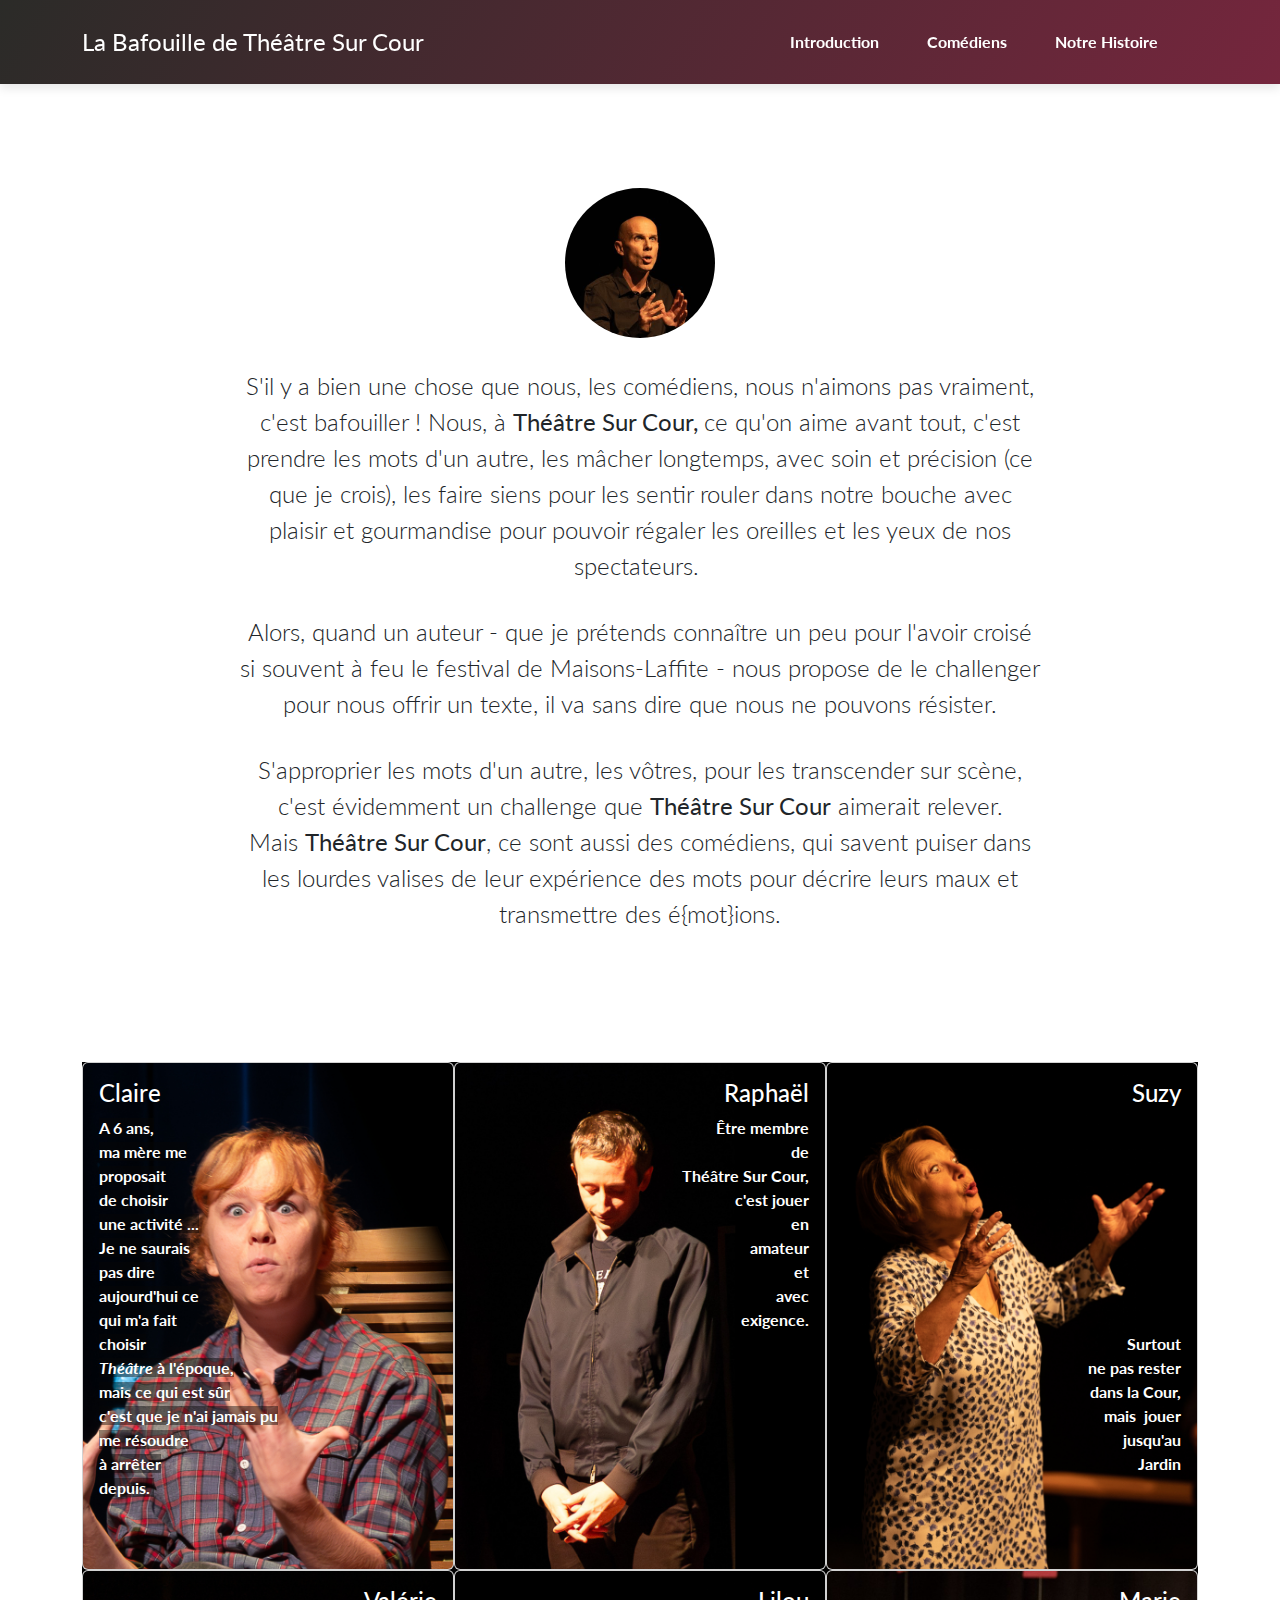
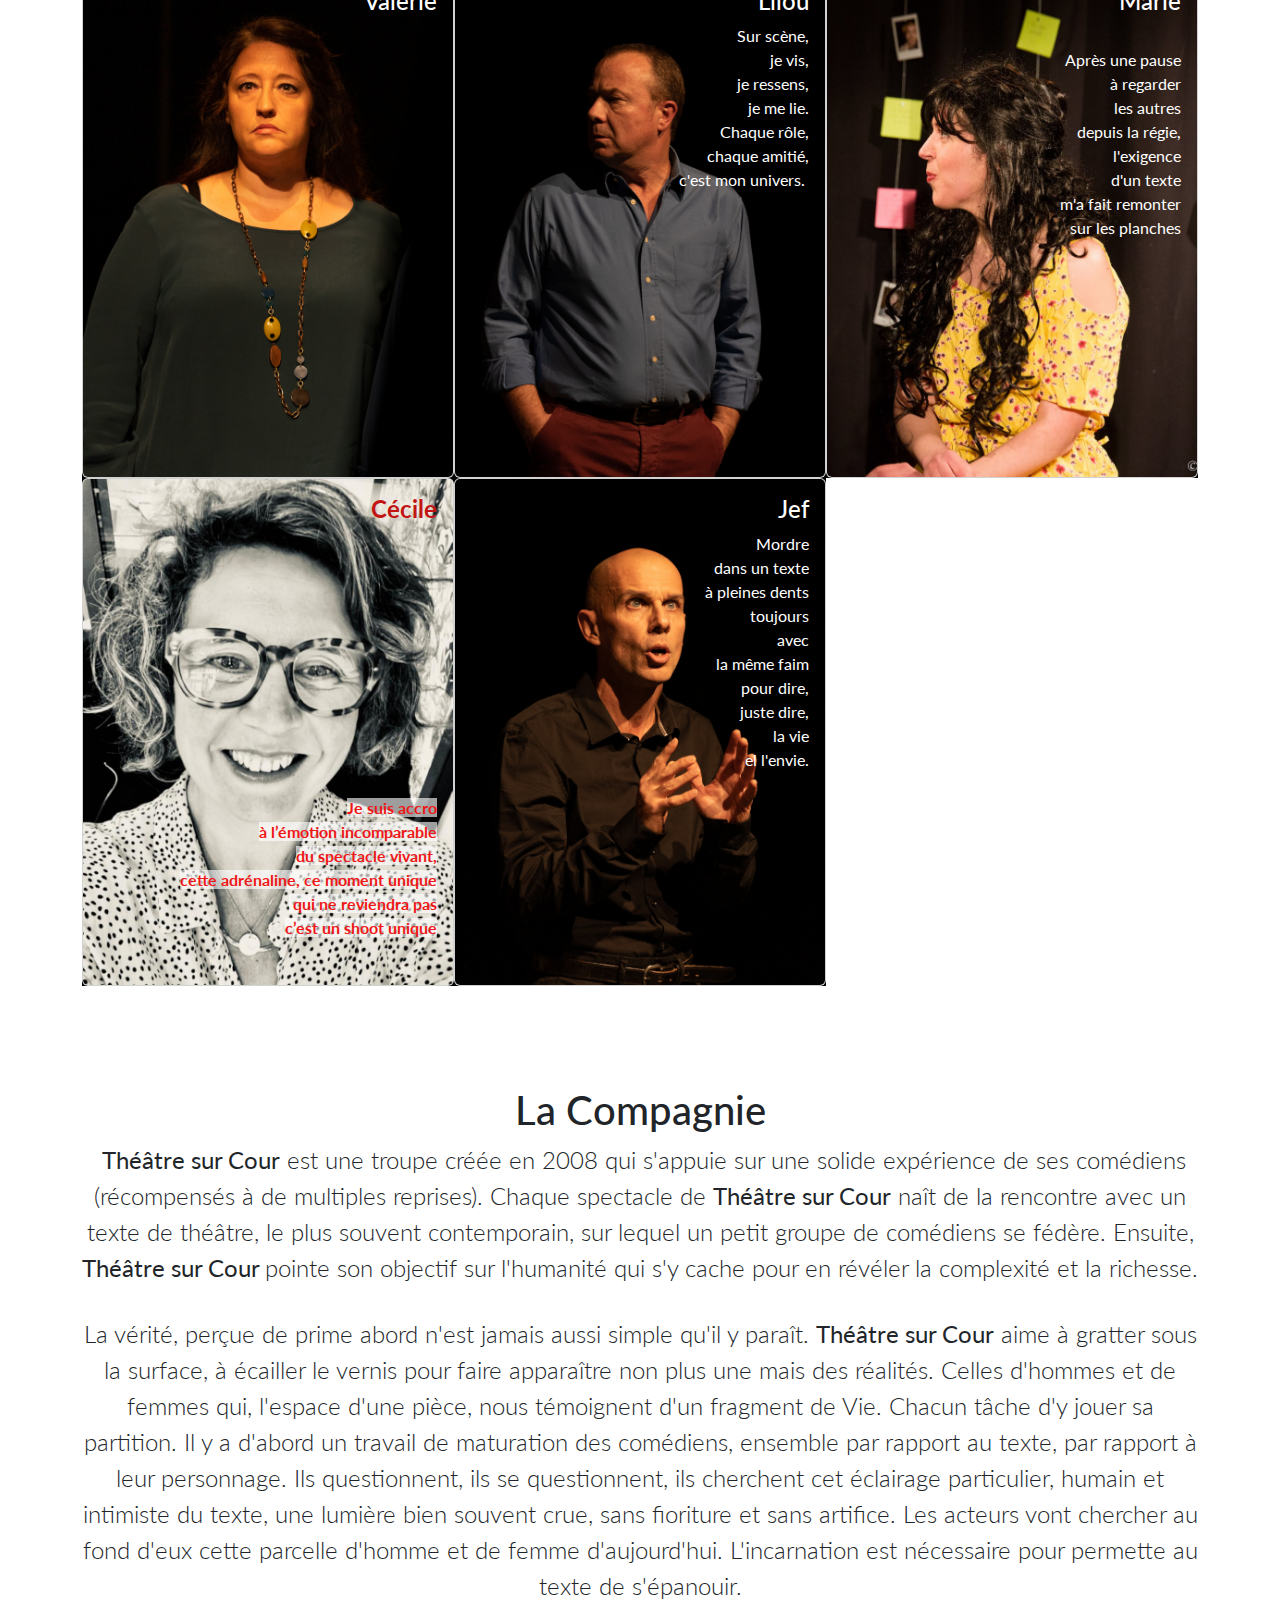
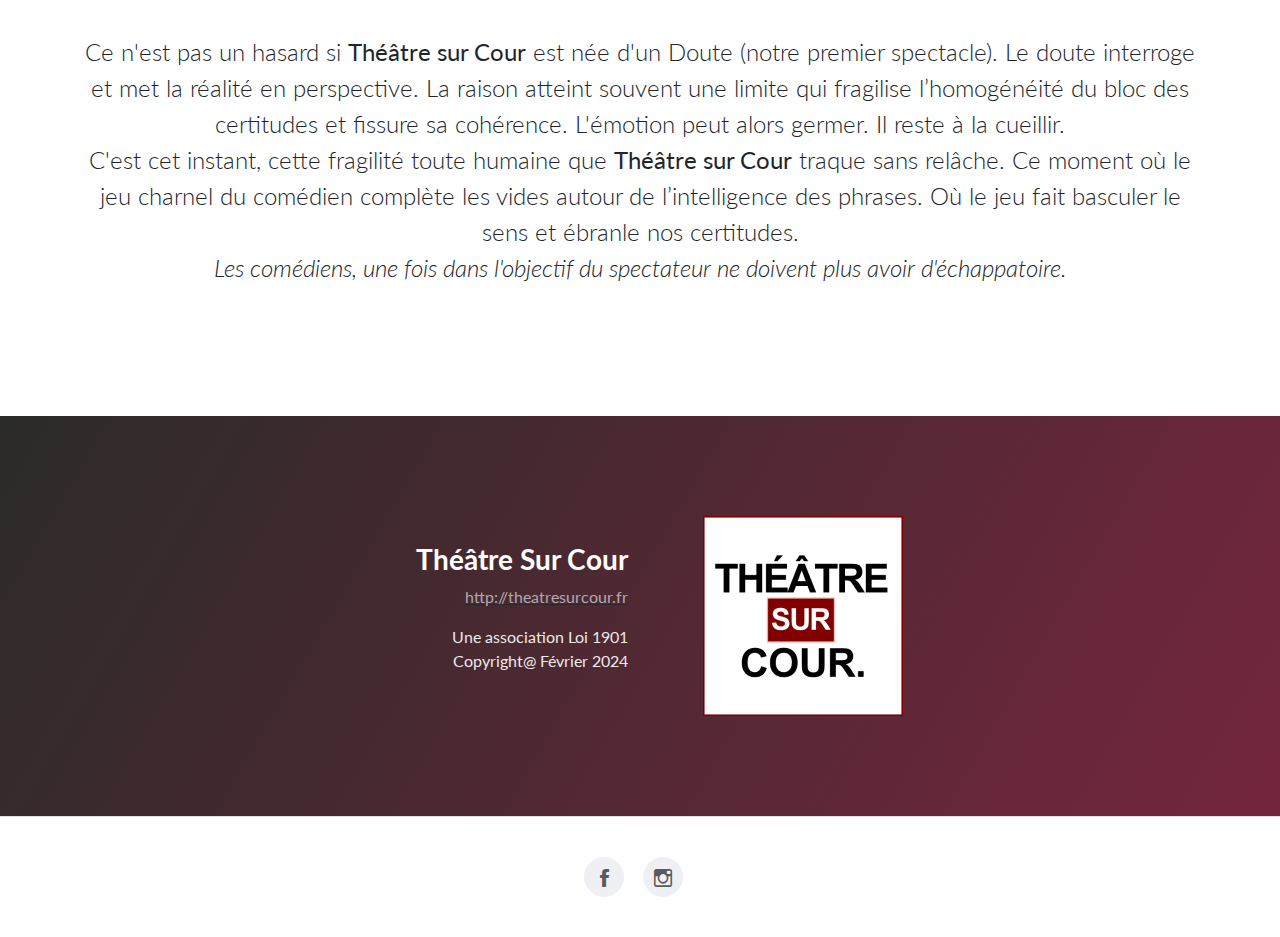
<file: index.html>
<!DOCTYPE html>
<html data-bs-theme="light">

<head>
    <meta charset="utf-8">
    <meta name="viewport" content="width=device-width, initial-scale=1.0, shrink-to-fit=no">
    <title>Bafouille - TsC</title>
    <link rel="stylesheet" href="assets/bootstrap/css/bootstrap.min.css">
    <link rel="stylesheet" href="https://fonts.googleapis.com/css?family=Lato:300,400,700&amp;display=swap">
    <link rel="stylesheet" href="assets/fonts/ionicons.min.css">
    <link rel="stylesheet" href="assets/css/pikaday.min.css">
    <link rel="stylesheet" href="assets/css/untitled.css">
</head>

<body>
    <nav class="navbar navbar-expand-lg fixed-top portfolio-navbar gradient navbar-dark">
        <div class="container"><a class="navbar-brand logo" href="http://theatresurcour.fr">La Bafouille de Théâtre Sur Cour</a><button data-bs-toggle="collapse" class="navbar-toggler" data-bs-target="#navbarNav"><span class="visually-hidden">Toggle navigation</span><span class="navbar-toggler-icon"></span></button>
            <div class="collapse navbar-collapse" id="navbarNav">
                <ul class="navbar-nav ms-auto">
                    <li class="nav-item"><a class="nav-link active" href="index.html#introduction">Introduction</a></li>
                    <li class="nav-item"><a class="nav-link active" href="index.html#comediens">Comédiens</a></li>
                    <li class="nav-item"><a class="nav-link active" href="index.html#history">Notre Histoire</a></li>
                </ul>
            </div>
        </div>
    </nav>
    <main class="page lanidng-page">
        <section id="introduction" class="portfolio-block block-intro">
            <div class="container">
                <div class="avatar" style="background-image:url(&quot;assets/img/avatars/jef.jpg&quot;);"></div>
                <div class="about-me">
                    <p>S'il y a bien une chose que nous, les comédiens, nous n'aimons pas vraiment, c'est bafouiller ! Nous, à <strong>Théâtre Sur Cour, </strong>ce qu'on aime avant tout, c'est prendre les mots d'un autre, les mâcher longtemps, avec soin et précision (ce que je crois), les faire siens pour les sentir rouler dans notre bouche avec plaisir et gourmandise pour pouvoir régaler les oreilles et les yeux de nos spectateurs.&nbsp;</p>
                    <p>Alors, quand un auteur - que je prétends connaître un peu pour l'avoir croisé si souvent à feu le festival de Maisons-Laffite - nous propose de le challenger pour nous offrir un texte, il va sans dire que nous ne pouvons résister.</p>
                    <p>S'approprier les mots d'un autre, les vôtres, pour les transcender sur scène, c'est évidemment un challenge que <strong>Théâtre Sur Cour</strong> aimerait relever.<br>Mais <strong>Théâtre Sur Cour</strong>, ce sont aussi des comédiens, qui savent puiser dans les lourdes valises de leur expérience des mots pour décrire leurs maux et transmettre des é{mot}ions.</p>
                </div>
            </div>
        </section>
        <section id="comediens" class="portfolio-block photography">
            <div class="container">
                <div class="row g-0">
                    <div class="col-md-6 col-lg-4 item zoom-on-hover"><a href="#">
                            <div class="card"><img class="img-fluid card-img w-100 d-block image" src="assets/img/comédiens/claire.jpg">
                                <div class="card-img-overlay">
                                    <h4>Claire</h4>
                                    <p><strong><span style="background-color: rgba(7, 7, 7, 0.44);">A 6 ans, </span></strong><br><strong><span style="background-color: rgba(7, 7, 7, 0.44);">ma mère me </span></strong><br><strong><span style="background-color: rgba(7, 7, 7, 0.44);">proposait </span></strong><br><strong><span style="background-color: rgba(7, 7, 7, 0.44);">de choisir </span></strong><br><strong><span style="background-color: rgba(7, 7, 7, 0.44);">une activité ...</span></strong><br><strong><span style="background-color: rgba(7, 7, 7, 0.44);">Je ne saurais </span></strong><br><strong><span style="background-color: rgba(7, 7, 7, 0.44);">pas dire </span></strong><br><strong><span style="background-color: rgba(7, 7, 7, 0.44);">aujourd'hui ce </span></strong><br><strong><span style="background-color: rgba(7, 7, 7, 0.44);">qui m'a fait </span></strong><br><strong><span style="background-color: rgba(7, 7, 7, 0.44);">choisir </span></strong><br><strong><em><span style="background-color: rgba(7, 7, 7, 0.44);">Théâtre</span></em><span style="background-color: rgba(7, 7, 7, 0.44);"> à l'époque, </span></strong><br><strong><span style="background-color: rgba(7, 7, 7, 0.44);">mais ce qui est sûr </span></strong><br><strong><span style="background-color: rgba(7, 7, 7, 0.44);">c'est que je n'ai jamais pu </span></strong><br><strong><span style="background-color: rgba(7, 7, 7, 0.44);">me résoudre </span></strong><br><strong><span style="background-color: rgba(7, 7, 7, 0.44);">à arrêter </span></strong><br><strong><span style="background-color: rgba(7, 7, 7, 0.44);">depuis.&nbsp;</span></strong></p>
                                </div>
                            </div>
                        </a></div>
                    <div class="col-md-6 col-lg-4 item zoom-on-hover"><a href="#">
                            <div class="card"><img class="img-fluid card-img w-100 d-block image" src="assets/img/comédiens/raphael.jpg">
                                <div class="card-img-overlay">
                                    <h4 style="text-align: right">Raphaël</h4>
                                    <p style="text-align: right"><strong>Être membre </strong><br><strong>de </strong><br><strong>Théâtre Sur Cour, </strong><br><strong>c'est jouer </strong><br><strong>en</strong><br><strong>&nbsp;amateur</strong><br><strong>&nbsp;et</strong><br><strong>&nbsp;avec </strong><br><strong>exigence.</strong></p>
                                </div>
                            </div>
                        </a></div>
                    <div class="col-md-6 col-lg-4 item zoom-on-hover"><a href="#">
                            <div class="card"><img class="img-fluid card-img w-100 d-block image" src="assets/img/comédiens/suzy.jpg">
                                <div class="card-img-overlay">
                                    <h4 style="text-align: right">Suzy</h4>
                                    <p style="text-align: right"><br><br><br><br><br><br><br><br><br><strong>Surtout</strong><br><strong>ne pas rester</strong><br><strong>dans la Cour, </strong><br><strong>mais&nbsp; jouer </strong><br><strong>jusqu'au</strong><br><strong>&nbsp;Jardin</strong></p>
                                </div>
                            </div>
                        </a></div>
                </div>
                <div class="row g-0">
                    <div class="col-md-6 col-lg-4 item zoom-on-hover"><a href="#">
                            <div class="card"><img class="img-fluid card-img w-100 d-block image" src="assets/img/comédiens/valérie.jpg">
                                <div class="card-img-overlay">
                                    <h4 style="text-align: right">Valérie</h4>
                                    <p style="text-align: right"><br><br><br><br><br><br><br><br><br><br></p>
                                </div>
                            </div>
                        </a></div>
                    <div class="col-md-6 col-lg-4 item zoom-on-hover"><a href="#">
                            <div class="card"><img class="img-fluid card-img w-100 d-block image" src="assets/img/comédiens/lilou.jpg">
                                <div class="card-img-overlay">
                                    <h4 style="text-align: right">Lilou</h4>
                                    <p style="text-align: right">Sur scène, <br>je vis, <br>je ressens,<br>je me lie. <br>Chaque rôle, <br>chaque amitié, <br>c'est mon univers.&nbsp;</p>
                                </div>
                            </div>
                        </a></div>
                    <div class="col-md-6 col-lg-4 item zoom-on-hover"><a href="#">
                            <div class="card"><img class="img-fluid card-img w-100 d-block image" src="assets/img/comédiens/marie.jpg">
                                <div class="card-img-overlay">
                                    <h4 style="text-align: right">Marie</h4>
                                    <p style="text-align: right"><br>Après une pause <br>à regarder <br>les autres <br>depuis la régie, <br>l'exigence<br>d'un texte <br>m'a fait remonter <br>sur les planches</p>
                                </div>
                            </div>
                        </a></div>
                </div>
                <div class="row g-0">
                    <div class="col-md-6 col-lg-4 item zoom-on-hover"><a href="#">
                            <div class="card"><img class="img-fluid card-img w-100 d-block image" src="assets/img/comédiens/Cécile.jpg">
                                <div class="card-img-overlay">
                                    <h4 style="text-align: right"><strong><span style="color: rgb(195, 20, 20);">Cécile</span></strong></h4>
                                    <p style="text-align: right"><br><br><br><br><br><br><br><br><br><br><br><strong><span style="color: rgb(239, 23, 23); background-color: rgba(255, 255, 255, 0.62);">Je suis accro </span></strong><br><strong><span style="color: rgb(239, 23, 23); background-color: rgba(255, 255, 255, 0.62);">à l’émotion incomparable </span></strong><br><strong><span style="color: rgb(239, 23, 23); background-color: rgba(255, 255, 255, 0.62);">du spectacle vivant, </span></strong><br><strong><span style="color: rgb(239, 23, 23); background-color: rgba(255, 255, 255, 0.62);">cette adrénaline, ce moment unique</span></strong><br><strong><span style="color: rgb(239, 23, 23); background-color: rgba(255, 255, 255, 0.62);">&nbsp;qui ne reviendra pas</span></strong><br><strong><span style="color: rgb(239, 23, 23); background-color: rgba(255, 255, 255, 0.62);">c’est un shoot unique</span></strong><br><br><br><br><br><br></p>
                                </div>
                            </div>
                        </a></div>
                    <div class="col-md-6 col-lg-4 item zoom-on-hover"><a href="#">
                            <div class="card"><img class="img-fluid card-img w-100 d-block image" src="assets/img/comédiens/jef.jpg">
                                <div class="card-img-overlay">
                                    <h4 style="text-align: right">Jef</h4>
                                    <p style="text-align: right">Mordre<br>dans un texte<br>à pleines dents<br>toujours<br>avec<br>la même faim<br>pour dire,<br>juste dire,<br>la vie<br>el l'envie.<br><br><br><br><br><br><br><br><br><br></p>
                                </div>
                            </div>
                        </a></div>
                </div>
            </div>
        </section>
        <section id="history" class="portfolio-block block-intro">
            <div class="container">
                <div>
                    <h1>&nbsp;La Compagnie&nbsp;</h1>
                    <div>
                        <p>&nbsp;<strong>Théâtre sur Cour</strong>&nbsp;est une troupe créée en 2008 qui s'appuie sur une solide expérience de ses comédiens (récompensés à de multiples reprises). Chaque spectacle de <strong>Théâtre sur Cour</strong> naît de la rencontre avec un texte de théâtre, le plus souvent contemporain, sur lequel un petit groupe de comédiens se fédère. Ensuite, <strong>Théâtre sur Cour </strong>pointe son objectif sur l'humanité qui s'y cache pour en révéler la complexité et la richesse.<br> </p>
                        <p>La vérité, perçue de prime abord n'est jamais aussi simple qu'il y paraît. <strong>Théâtre sur Cour</strong>&nbsp;aime à gratter sous la surface, à écailler le vernis pour faire apparaître non plus une mais des réalités. Celles d'hommes et de femmes qui, l'espace d'une pièce, nous témoignent d'un fragment de Vie. Chacun tâche d'y jouer sa partition. Il y a d'abord un travail de maturation des comédiens, ensemble par rapport au texte, par rapport à leur personnage. Ils questionnent, ils se questionnent, ils cherchent cet éclairage particulier, humain et intimiste du texte, une lumière bien souvent crue, sans fioriture et sans artifice. Les acteurs vont chercher au fond d'eux cette parcelle d'homme et de femme d'aujourd'hui. L'incarnation est nécessaire pour permette au texte de s'épanouir.<br> </p>
                        <p>Ce n'est pas un hasard si <strong>Théâtre sur Cour</strong>&nbsp;est née d'un Doute (notre premier spectacle). Le doute interroge et met la réalité en perspective. La raison atteint souvent une limite qui fragilise l’homogénéité du bloc des certitudes et fissure sa cohérence. L'émotion peut alors germer. Il reste à la cueillir.<br> C'est cet instant, cette fragilité toute humaine que <strong>Théâtre sur Cour</strong>&nbsp;traque sans relâche. Ce moment où le jeu charnel du comédien complète les vides autour de l’intelligence des phrases. Où le jeu fait basculer le sens et ébranle nos certitudes.<br><em> Les comédiens, une fois dans l'objectif du spectateur ne doivent plus avoir d'échappatoire.</em><br> </p>
                    </div>
                </div>
            </div>
        </section>
    </main>
    <section class="portfolio-block website gradient">
        <div class="container">
            <div class="row align-items-center">
                <div class="col-md-12 col-lg-5 offset-lg-1 text">
                    <h3>Théâtre Sur Cour</h3>
                    <p><a href="http://theatresurcour.fr"><span style="color: rgba(225, 232, 238, 0.75);">http://theatresurcour.fr</span></a></p>
                    <p>Une association Loi 1901<br>Copyright@ Février 2024</p>
                </div>
                <div class="col-md-12 col-lg-5">
                    <div class="portfolio-laptop-mockup"><img src="assets/img/avatars/logo.png" width="200px"></div>
                </div>
            </div>
        </div>
    </section>
    <footer class="page-footer py-3 border-top">
        <div class="container my-4">
            <div class="social-icons"><a class="me-3" href="https://www.facebook.com/JusteFDM"><i class="icon ion-social-facebook"></i></a><a class="me-3" href="https://www.instagram.com/theatresurcour?igsh=MTQxeWJhb295bm9hZA=="><i class="icon ion-social-instagram-outline"></i></a></div>
        </div>
    </footer>
    <script src="assets/bootstrap/js/bootstrap.min.js"></script>
    <script src="assets/js/pikaday.min.js"></script>
    <script src="assets/js/theme.js"></script>
</body>

</html>
</file>
<file: assets/css/untitled.css>
.gradient {
  background: linear-gradient(120deg, #2b2b28, #75263d);
  color: #fff;
}

.comedien-overlay {
  color: white;
  background-color: rgba(0,0,0,0.1);
}

.card {
  --bs-card-spacer-y: 1rem;
  --bs-card-spacer-x: 1rem;
  --bs-card-title-spacer-y: 0.5rem;
  --bs-card-border-width: var(--bs-border-width);
  --bs-card-border-color: var(--bs-border-color-translucent);
  --bs-card-border-radius: var(--bs-border-radius);
  --bs-card-inner-border-radius: calc(var(--bs-border-radius) - (var(--bs-border-width)));
  --bs-card-cap-padding-y: 0.5rem;
  --bs-card-cap-padding-x: 1rem;
  --bs-card-cap-bg: rgba(var(--bs-body-color-rgb), 0.03);
  --bs-card-bg: var(--bs-body-bg);
  --bs-card-img-overlay-padding: 1rem;
  --bs-card-group-margin: 0.75rem;
  position: relative;
  display: flex;
  flex-direction: column;
  min-width: 0;
  height: var(--bs-card-height);
  color: var(--bs-white);
  word-wrap: break-word;
  background-color: var(--bs-card-bg);
  background-clip: border-box;
  border: var(--bs-card-border-width) solid var(--bs-card-border-color);
  border-radius: var(--bs-card-border-radius);
  /*text-: "Montserrat";*/
}
</file>
<file: assets/css/pikaday.min.css>
/* !
 * Pikaday
 * Copyright © 2014 David Bushell | BSD & MIT license | http://dbushell.com/ */

.pika-single {
  z-index: 9999;
  display: block;
  position: relative;
  color: #333;
  background: #fff;
  border: 1px solid #ccc;
  border-bottom-color: #bbb;
  font-family: "Helvetica Neue",Helvetica,Arial,sans-serif;
}

.pika-single:after, .pika-single:before {
  content: " ";
  display: table;
}

.pika-single:after {
  clear: both;
}

.pika-single.is-hidden {
  display: none;
}

.pika-single.is-bound {
  position: absolute;
  box-shadow: 0 5px 15px -5px rgba(0,0,0,.5);
}

.pika-lendar {
  float: left;
  width: 240px;
  margin: 8px;
}

.pika-title {
  position: relative;
  text-align: center;
}

.pika-label {
  display: inline-block;
  position: relative;
  z-index: 9999;
  overflow: hidden;
  margin: 0;
  padding: 5px 3px;
  font-size: 14px;
  line-height: 20px;
  font-weight: 700;
  background-color: #fff;
}

.pika-title select {
  cursor: pointer;
  position: absolute;
  z-index: 9998;
  margin: 0;
  left: 0;
  top: 5px;
  opacity: 0;
}

.pika-next, .pika-prev {
  display: block;
  cursor: pointer;
  position: relative;
  outline: 0;
  border: 0;
  padding: 0;
  width: 20px;
  height: 30px;
  text-indent: 20px;
  white-space: nowrap;
  overflow: hidden;
  background-color: transparent;
  background-position: center center;
  background-repeat: no-repeat;
  background-size: 75% 75%;
  opacity: .5;
}

.pika-next:hover, .pika-prev:hover {
  opacity: 1;
}

.is-rtl .pika-next, .pika-prev {
  float: left;
  background-image: url([data-uri]);
}

.is-rtl .pika-prev, .pika-next {
  float: right;
  background-image: url([data-uri]);
}

.pika-next.is-disabled, .pika-prev.is-disabled {
  cursor: default;
  opacity: .2;
}

.pika-select {
  display: inline-block;
}

.pika-table {
  width: 100%;
  border-collapse: collapse;
  border-spacing: 0;
  border: 0;
}

.pika-table td, .pika-table th {
  width: 14.285714285714286%;
  padding: 0;
}

.pika-table th {
  color: #999;
  font-size: 12px;
  line-height: 25px;
  font-weight: 700;
  text-align: center;
}

.pika-button {
  cursor: pointer;
  display: block;
  box-sizing: border-box;
  -moz-box-sizing: border-box;
  outline: 0;
  border: 0;
  margin: 0;
  width: 100%;
  padding: 5px;
  color: #666;
  font-size: 12px;
  line-height: 15px;
  text-align: right;
  background: #f5f5f5;
}

.pika-week {
  font-size: 11px;
  color: #999;
}

.is-today .pika-button {
  color: #3af;
  font-weight: 700;
}

.has-event .pika-button, .is-selected .pika-button {
  color: #fff;
  font-weight: 700;
  background: #3af;
  box-shadow: inset 0 1px 3px #178fe5;
  border-radius: 3px;
}

.has-event .pika-button {
  background: #005da9;
  box-shadow: inset 0 1px 3px #0076c9;
}

.is-disabled .pika-button, .is-inrange .pika-button {
  background: #d5e9f7;
}

.is-startrange .pika-button {
  color: #fff;
  background: #6cb31d;
  box-shadow: none;
  border-radius: 3px;
}

.is-endrange .pika-button {
  color: #fff;
  background: #3af;
  box-shadow: none;
  border-radius: 3px;
}

.is-disabled .pika-button {
  pointer-events: none;
  cursor: default;
  color: #999;
  opacity: .3;
}

.is-outside-current-month .pika-button {
  color: #999;
  opacity: .3;
}

.is-selection-disabled {
  pointer-events: none;
  cursor: default;
}

.pika-button:hover, .pika-row.pick-whole-week:hover .pika-button {
  color: #fff;
  background: #ff8000;
  box-shadow: none;
  border-radius: 3px;
}

.pika-table abbr {
  border-bottom: none;
  cursor: help;
}

/* # sourceMappingURL=pikaday.min.css.map */

.page-footer .links a {
  font-size: 1.2rem;
}

.portfolio-block.cv .group .item {
  border-bottom: 1px solid var(--bs-dark-bg-subtle);
}
</file>
